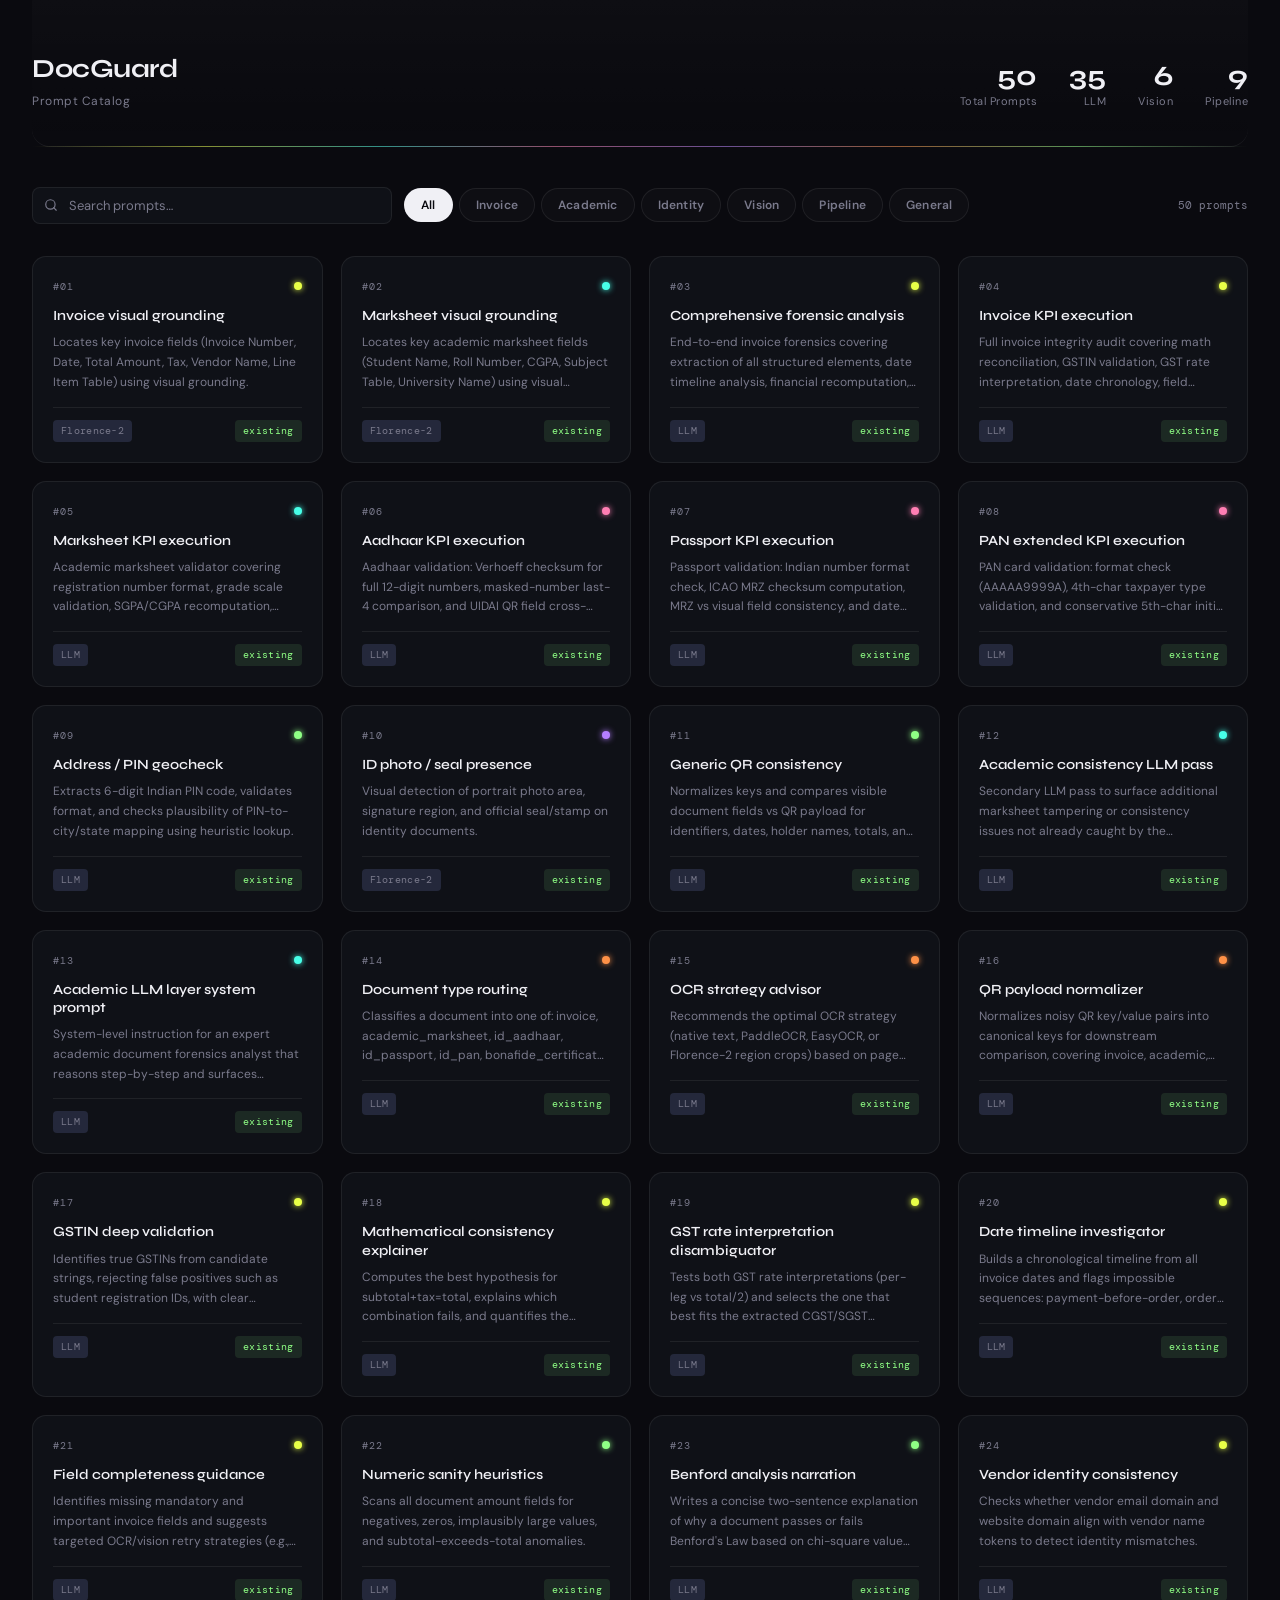
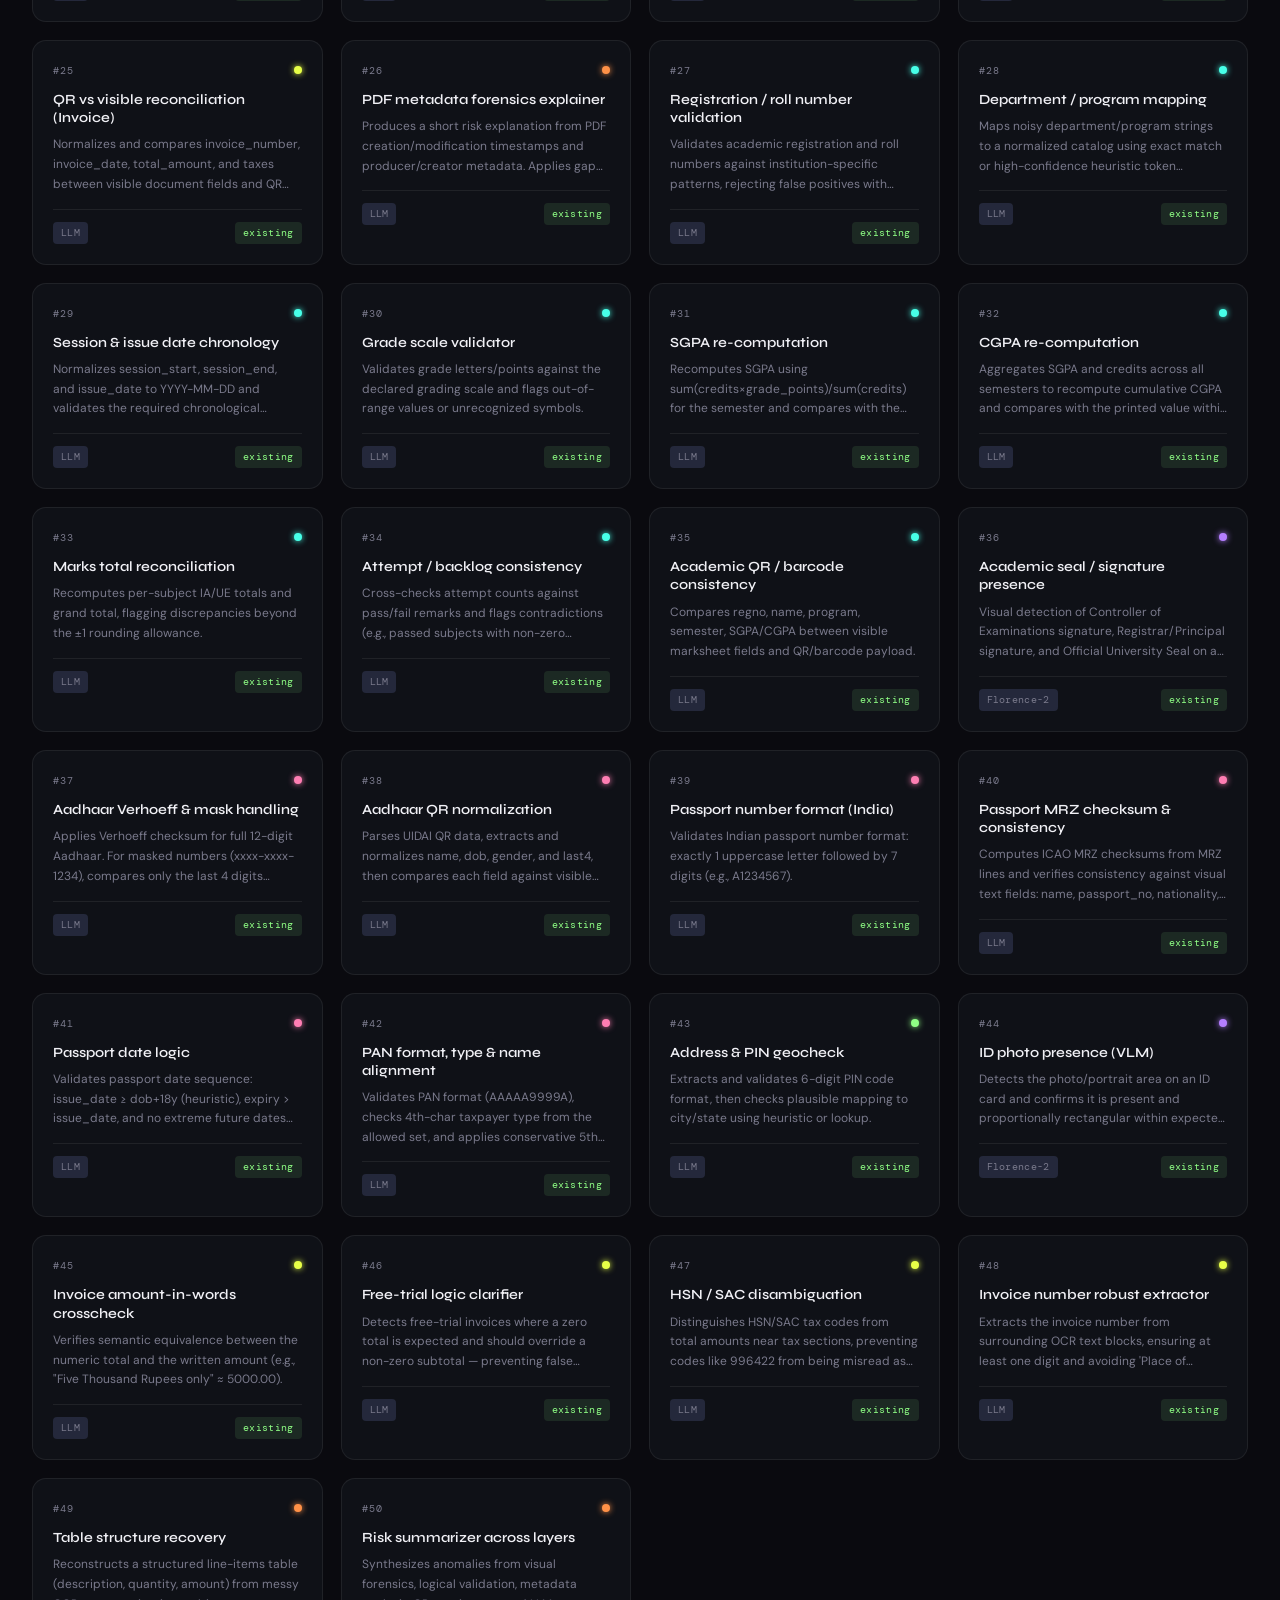
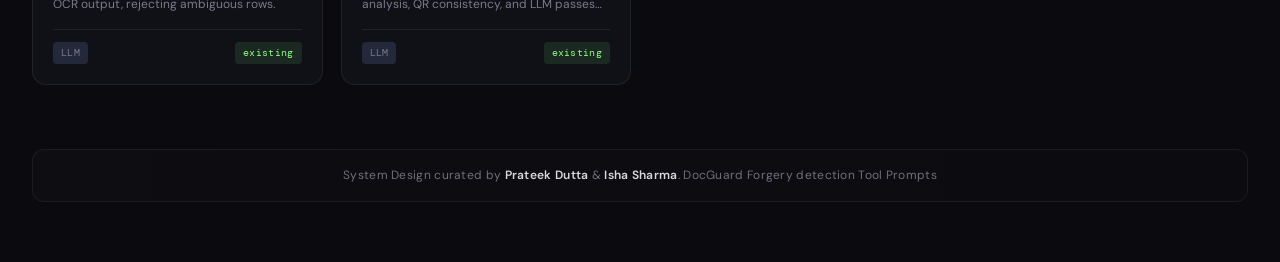
<file: index.html>
<!DOCTYPE html>
<html lang="en">
<head>
  <meta charset="UTF-8" />
  <meta name="viewport" content="width=device-width, initial-scale=1.0" />
  <meta http-equiv="refresh" content="0; url=prompt_kpi/prompt/docguard_prompt_catalog.html" />
  <title>DocGuard — Redirecting…</title>
  <style>
    body { font-family: system-ui, -apple-system, Segoe UI, Roboto, Helvetica, Arial, "Apple Color Emoji", "Segoe UI Emoji"; padding: 2rem; line-height: 1.6; }
    a { color: #0366d6; }
  </style>
  <script>
    (function () {
      var target = "prompt_kpi/prompt/docguard_prompt_catalog.html";
      // Hard redirect for SPA safety and GH Pages quirks
      window.location.replace(target);
    })();
  </script>
</head>
<body>
  <p>Redirecting to DocGuard Prompt Catalog… If you are not redirected automatically, <a href="prompt_kpi/prompt/docguard_prompt_catalog.html">click here</a>.</p>
</body>
</html>
</file>
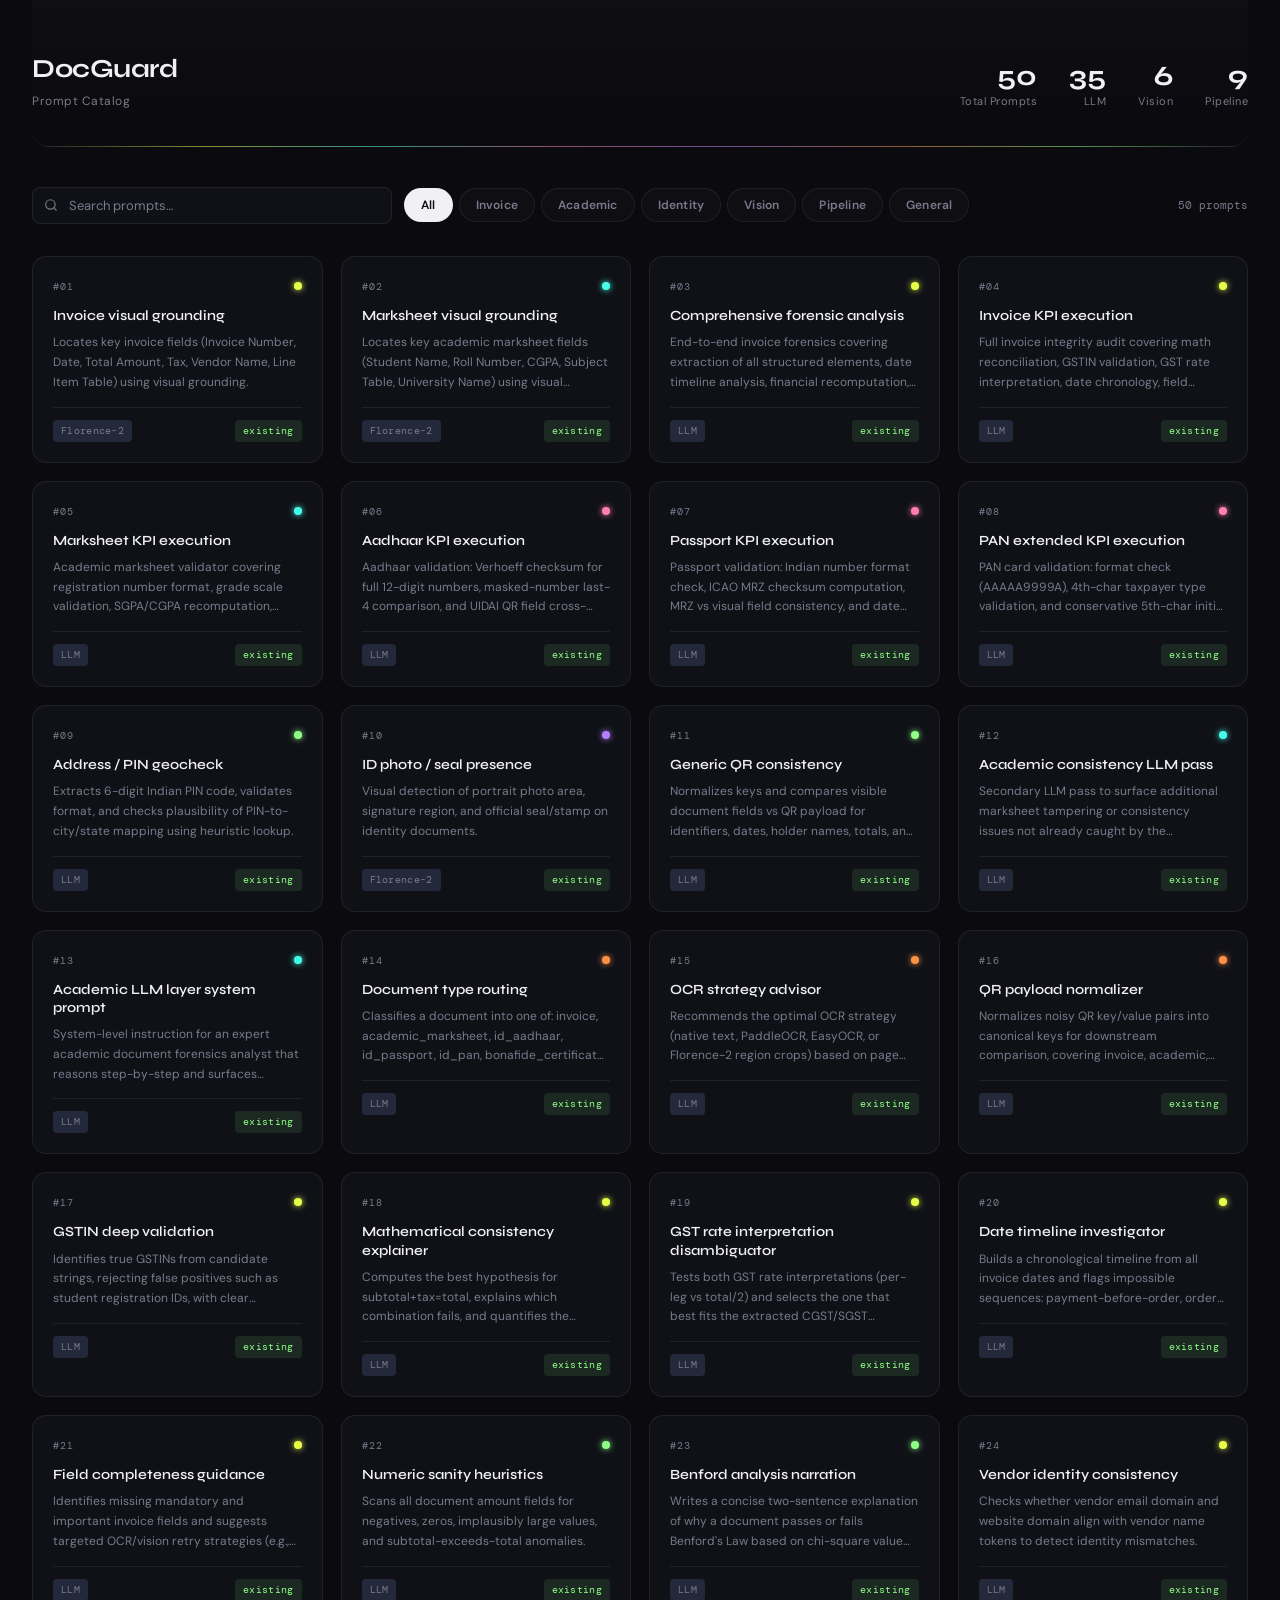
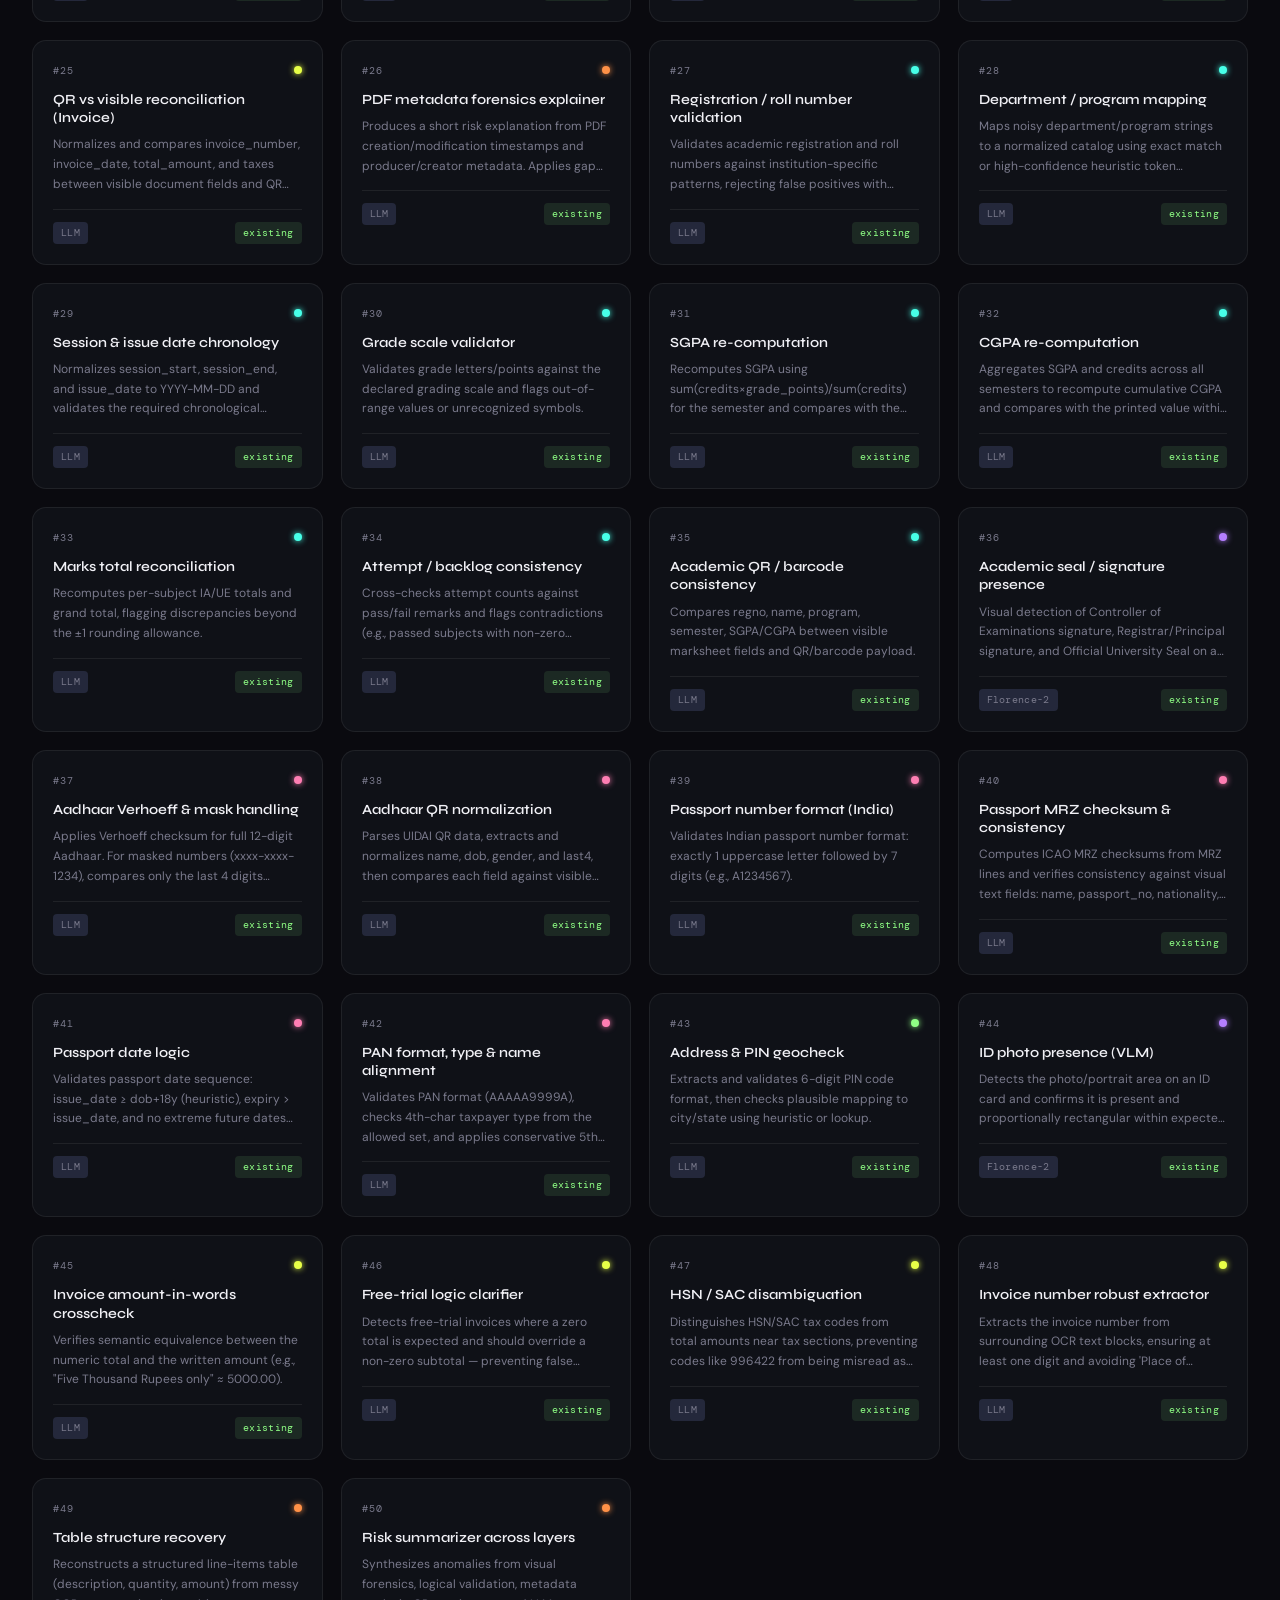
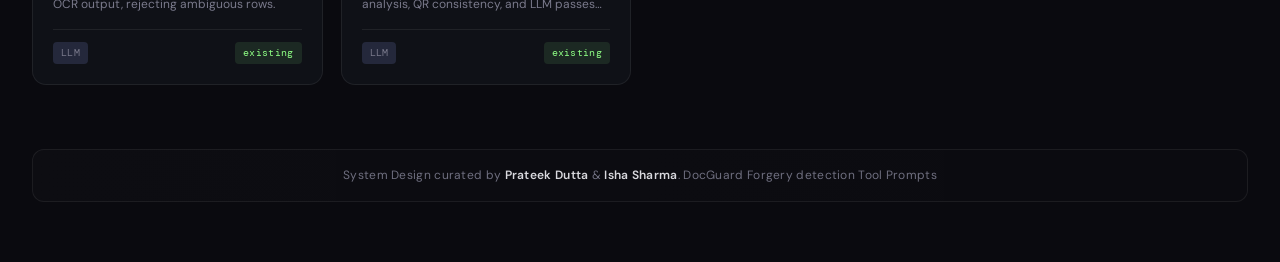
<file: prompt_kpi/prompt/docguard_prompt_catalog.html>
<!DOCTYPE html>
<html lang="en">
<head>
<meta charset="UTF-8" />
<meta name="viewport" content="width=device-width, initial-scale=1.0" />
<title>DocGuard — Prompt Catalog</title>
<link rel="preconnect" href="https://fonts.googleapis.com" />
<link rel="preconnect" href="https://fonts.gstatic.com" crossorigin />
<link href="https://fonts.googleapis.com/css2?family=Syne:wght@400;500;600;700;800&family=DM+Mono:ital,wght@0,300;0,400;0,500;1,300&family=DM+Sans:ital,opsz,wght@0,9..40,300;0,9..40,400;0,9..40,500;1,9..40,300&display=swap" rel="stylesheet" />
<link rel="stylesheet" href="docguard_prompt_catalog.css" />
</head>
<body>

<div class="wrap">
  <!-- HEADER -->
  <header>
    <div class="header-inner">
      <div class="logo-block">
        <!-- <div class="logo-mark">DG</div> -->
        <div>
          <div class="brand-name">DocGuard</div>
          <div class="brand-sub">Prompt Catalog</div>
        </div>
      </div>
      <div class="header-stats">
        <div class="hstat"><div class="hstat-num">50</div><div class="hstat-lbl">Total Prompts</div></div>
        <div class="hstat"><div class="hstat-num">35</div><div class="hstat-lbl">LLM</div></div>
        <div class="hstat"><div class="hstat-num">6</div><div class="hstat-lbl">Vision</div></div>
        <div class="hstat"><div class="hstat-num">9</div><div class="hstat-lbl">Pipeline</div></div>
      </div>
    </div>
  </header>

  <!-- CONTROLS -->
  <div class="controls">
    <div class="search-wrap">
      <svg width="14" height="14" viewBox="0 0 24 24" fill="none" stroke="currentColor" stroke-width="2" stroke-linecap="round" stroke-linejoin="round"><circle cx="11" cy="11" r="8"/><line x1="21" y1="21" x2="16.65" y2="16.65"/></svg>
      <input type="text" id="search" placeholder="Search prompts…" oninput="render()" />
    </div>
    <div class="filters" id="filters">
      <button class="filter-btn active" data-f="All"      onclick="setF('All')">All</button>
      <button class="filter-btn" data-f="Invoice"   onclick="setF('Invoice')">Invoice</button>
      <button class="filter-btn" data-f="Academic"  onclick="setF('Academic')">Academic</button>
      <button class="filter-btn" data-f="Identity"  onclick="setF('Identity')">Identity</button>
      <button class="filter-btn" data-f="Vision"    onclick="setF('Vision')">Vision</button>
      <button class="filter-btn" data-f="Pipeline"  onclick="setF('Pipeline')">Pipeline</button>
      <button class="filter-btn" data-f="General"   onclick="setF('General')">General</button>
    </div>
    <span class="result-count" id="rcount">50 prompts</span>
  </div>

  <!-- GRID -->
  <div class="grid" id="grid"></div>
</div>

<footer>
  <div class="footer-box">
    System Design curated by <strong>Prateek Dutta</strong> & <strong>Isha Sharma</strong>. DocGuard Forgery detection Tool Prompts
  </div>
  </footer>

<!-- MODAL -->
<div class="modal-bg" id="modalBg" onclick="closeBg(event)">
  <div class="modal" id="modal">
    <div class="modal-accent" id="mAccent"></div>
    <div class="modal-body">
      <div class="modal-top">
        <div>
          <div class="modal-num" id="mNum"></div>
          <div class="modal-title" id="mTitle"></div>
        </div>
        <button class="modal-close" onclick="closeModal()">✕</button>
      </div>
      <div class="modal-tags" id="mTags"></div>
      <div class="section-label">Overview</div>
      <div class="modal-desc" id="mDesc"></div>
      <div class="section-label">Returns</div>
      <div class="ret-box" id="mRet"></div>
      <div class="section-label">Prompt</div>
      <div class="prompt-box" id="mPrompt"></div>
      <button class="copy-btn" id="copyBtn" onclick="copyP()">
        <svg width="13" height="13" viewBox="0 0 24 24" fill="none" stroke="currentColor" stroke-width="2.5" stroke-linecap="round" stroke-linejoin="round"><rect x="9" y="9" width="13" height="13" rx="2" ry="2"/><path d="M5 15H4a2 2 0 0 1-2-2V4a2 2 0 0 1 2-2h9a2 2 0 0 1 2 2v1"/></svg>
        Copy prompt
      </button>
    </div>
  </div>
</div>

<script src="docguard_prompt_catalog.js"></script>
</body>
</html>
</file>
<file: prompt_kpi/prompt/docguard_prompt_catalog.css>
:root {
  --bg: #0a0a0f;
  --surface: #0f1117;
  --surface2: #141826;
  --border: rgba(255,255,255,0.07);
  --border-hover: rgba(255,255,255,0.15);
  --text: #f0f0f5;
  --muted: #7a7a8c;
  --faint: #24283b;

  --invoice: #e8ff47;
  --invoice-dim: rgba(232,255,71,0.1);
  --academic: #47ffe8;
  --academic-dim: rgba(71,255,232,0.1);
  --identity: #ff7eb3;
  --identity-dim: rgba(255,126,179,0.1);
  --vision: #b47eff;
  --vision-dim: rgba(180,126,255,0.1);
  --pipeline: #ff9147;
  --pipeline-dim: rgba(255,145,71,0.1);
  --general: #8fff85;
  --general-dim: rgba(143,255,133,0.1);

  --llm: rgba(255,255,255,0.08);
  --florence: rgba(255,255,255,0.05);
}

*, *::before, *::after { box-sizing: border-box; margin: 0; padding: 0; }

html { scroll-behavior: smooth; }

body {
  background: var(--bg);
  color: var(--text);
  font-family: 'DM Sans', sans-serif;
  font-size: 14px;
  line-height: 1.6;
  min-height: 100vh;
  overflow-x: hidden;
}

/* ── noise overlay ── */
body::before {
  content: none;
}

.wrap { position: relative; z-index: 1; max-width: 1280px; margin: 0 auto; padding: 0 2rem; }

/* ── HEADER ── */
header {
  padding: 3rem 0 2.2rem;
  border-bottom: 1px solid var(--border);
  margin-bottom: 2.5rem;
  position: relative;
  background: linear-gradient(180deg, rgba(255,255,255,0.02), transparent);
  border-radius: 0 0 18px 18px;
}
header::after {
  content: '';
  position: absolute;
  bottom: -1px; left: 0; right: 0;
  height: 1px;
  background: linear-gradient(90deg, transparent, var(--invoice), var(--academic), var(--identity), var(--vision), var(--pipeline), var(--general), transparent);
  opacity: 0.5;
}

.header-inner { display: flex; align-items: flex-end; justify-content: space-between; gap: 2rem; flex-wrap: wrap; }

.logo-block { display: flex; align-items: center; gap: 1rem; }
.logo-mark {
  width: 44px; height: 44px;
  background: var(--invoice);
  border-radius: 10px;
  display: flex; align-items: center; justify-content: center;
  font-family: 'Syne', sans-serif;
  font-weight: 800;
  font-size: 18px;
  color: #0a0a0f;
  letter-spacing: -1px;
  flex-shrink: 0;
}
.brand-name {
  font-family: 'Syne', sans-serif;
  font-size: 26px;
  font-weight: 700;
  color: var(--text);
  letter-spacing: -0.5px;
}
.brand-sub {
  font-size: 12px;
  color: var(--muted);
  letter-spacing: 0.5px;
  text-transform: none;
  font-family: 'DM Sans', sans-serif;
  margin-top: 2px;
}

.header-stats { display: flex; gap: 2rem; }
.hstat { text-align: right; }
.hstat-num {
  font-family: 'Syne', sans-serif;
  font-size: 28px;
  font-weight: 700;
  color: var(--text);
  line-height: 1;
}
.hstat-lbl { font-size: 11px; color: var(--muted); margin-top: 3px; letter-spacing: 0.5px; }

/* ── CONTROLS ── */
.controls { display: flex; gap: 12px; align-items: center; flex-wrap: wrap; margin-bottom: 2rem; }

.search-wrap {
  position: relative;
  flex: 1;
  min-width: 220px;
  max-width: 360px;
}
.search-wrap svg {
  position: absolute;
  left: 12px; top: 50%;
  transform: translateY(-50%);
  color: var(--muted);
  pointer-events: none;
}
#search {
  width: 100%;
  padding: 9px 14px 9px 36px;
  background: var(--surface);
  border: 1px solid var(--border);
  border-radius: 8px;
  color: var(--text);
  font-family: 'DM Sans', sans-serif;
  font-size: 13px;
  outline: none;
  transition: border-color 0.2s;
}
#search:focus { border-color: var(--border-hover); }
#search::placeholder { color: var(--muted); }

.filters { display: flex; gap: 6px; flex-wrap: wrap; }
.filter-btn {
  padding: 8px 16px;
  border-radius: 999px;
  border: 1px solid var(--border);
  background: rgba(255,255,255,0.02);
  color: var(--muted);
  font-family: 'DM Sans', sans-serif;
  font-weight: 600;
  font-size: 12px;
  cursor: pointer;
  transition: all 0.18s;
  letter-spacing: 0.2px;
  position: relative;
  overflow: hidden;
}
.filter-btn:hover { border-color: var(--border-hover); color: var(--text); }
.filter-btn.active { color: #0a0a0f; border-color: transparent; background: var(--text); }
.filter-btn[data-f="Invoice"].active  { background: var(--invoice); color:#0a0a0f; }
.filter-btn[data-f="Academic"].active { background: var(--academic); color:#0a0a0f; }
.filter-btn[data-f="Identity"].active { background: var(--identity); color:#0a0a0f; }
.filter-btn[data-f="Vision"].active   { background: var(--vision); color:#0a0a0f; }
.filter-btn[data-f="Pipeline"].active { background: var(--pipeline); color:#0a0a0f; }
.filter-btn[data-f="General"].active  { background: var(--general); color:#0a0a0f; }

.result-count {
  margin-left: auto;
  font-family: 'DM Mono', monospace;
  font-size: 11px;
  color: var(--muted);
  white-space: nowrap;
}
/* ── GRID ── */
.grid {
  display: grid;
  grid-template-columns: repeat(auto-fill, minmax(280px, 1fr));
  gap: 18px;
  margin-bottom: 4rem;
}

/* ── CARD ── */
.card {
  background: var(--surface);
  border: 1px solid var(--border);
  border-radius: 14px;
  padding: 20px;
  cursor: pointer;
  transition: transform 0.2s, border-color 0.2s, box-shadow 0.2s, background 0.2s;
  position: relative;
  overflow: hidden;
  animation: fadeUp 0.4s ease both;
  backdrop-filter: none;
}
.card:hover {
  transform: translateY(-3px);
  border-color: var(--border-hover);
  box-shadow: 0 18px 50px rgba(0,0,0,0.45);
  background: linear-gradient(180deg, rgba(255,255,255,0.02), transparent);
}
.card::before {
  content: '';
  position: absolute;
  top: 0; left: 0; right: 0;
  height: 2px;
  border-radius: 14px 14px 0 0;
  opacity: 0;
  transition: opacity 0.2s;
}
.card:hover::before { opacity: 1; }
.card[data-cat="Invoice"]::before   { background: var(--invoice); }
.card[data-cat="Academic"]::before  { background: var(--academic); }
.card[data-cat="Identity"]::before  { background: var(--identity); }
.card[data-cat="Vision"]::before    { background: var(--vision); }
.card[data-cat="Pipeline"]::before  { background: var(--pipeline); }
.card[data-cat="General"]::before   { background: var(--general); }

.card-header { display: flex; justify-content: space-between; align-items: flex-start; margin-bottom: 12px; }

.card-id {
  font-family: 'DM Mono', monospace;
  font-size: 10px;
  color: var(--muted);
  letter-spacing: 1px;
  margin-top: 2px;
}

.cat-dot {
  width: 8px; height: 8px;
  border-radius: 50%;
  flex-shrink: 0;
  margin-top: 5px;
}
.cat-dot[data-cat="Invoice"]  { background: var(--invoice); box-shadow: 0 0 6px var(--invoice); }
.cat-dot[data-cat="Academic"] { background: var(--academic); box-shadow: 0 0 6px var(--academic); }
.cat-dot[data-cat="Identity"] { background: var(--identity); box-shadow: 0 0 6px var(--identity); }
.cat-dot[data-cat="Vision"]   { background: var(--vision); box-shadow: 0 0 6px var(--vision); }
.cat-dot[data-cat="Pipeline"] { background: var(--pipeline); box-shadow: 0 0 6px var(--pipeline); }
.cat-dot[data-cat="General"]  { background: var(--general); box-shadow: 0 0 6px var(--general); }

.card-title {
  font-family: 'Syne', sans-serif;
  font-size: 14px;
  font-weight: 600;
  color: var(--text);
  margin-bottom: 8px;
  line-height: 1.3;
}
.card-desc {
  font-size: 12px;
  color: var(--muted);
  line-height: 1.65;
  display: -webkit-box;
  -webkit-line-clamp: 3;
  line-clamp: 3;
  -webkit-box-orient: vertical;
  overflow: hidden;
  margin-bottom: 14px;
}
.card-footer {
  display: flex;
  justify-content: space-between;
  align-items: center;
  border-top: 1px solid var(--border);
  padding-top: 12px;
  gap: 8px;
}
.engine-tag {
  font-family: 'DM Mono', monospace;
  font-size: 10px;
  padding: 3px 8px;
  border-radius: 4px;
  background: var(--faint);
  color: var(--muted);
  letter-spacing: 0.3px;
}
.status-tag {
  font-size: 10px;
  font-family: 'DM Mono', monospace;
  padding: 3px 8px;
  border-radius: 4px;
  letter-spacing: 0.3px;
}
.status-existing { background: rgba(143,255,133,0.1); color: #8fff85; }
.status-planned  { background: rgba(232,255,71,0.12); color: var(--invoice); display: none; }
.status-optional { background: rgba(180,126,255,0.1); color: var(--vision); display: none; }

/* ── MODAL ── */
.modal-bg {
  display: none;
  position: fixed;
  inset: 0;
  background: rgba(0,0,0,0.75);
  z-index: 100;
  align-items: center;
  justify-content: center;
  backdrop-filter: blur(6px);
  padding: 1.5rem;
}
.modal-bg.open { display: flex; }

.modal {
  background: var(--surface);
  border: 1px solid var(--border-hover);
  border-radius: 18px;
  width: 100%;
  max-width: 660px;
  max-height: 88vh;
  overflow-y: auto;
  position: relative;
  animation: modalIn 0.25s ease;
}
.modal::-webkit-scrollbar { width: 4px; }
.modal::-webkit-scrollbar-track { background: transparent; }
.modal::-webkit-scrollbar-thumb { background: var(--faint); border-radius: 2px; }

.modal-accent {
  height: 3px;
  border-radius: 18px 18px 0 0;
}
.modal-body { padding: 24px 28px 28px; }

.modal-top { display: flex; justify-content: space-between; align-items: flex-start; margin-bottom: 16px; }
.modal-num {
  font-family: 'DM Mono', monospace;
  font-size: 11px;
  color: var(--muted);
  letter-spacing: 1px;
  margin-bottom: 4px;
}
.modal-title {
  font-family: 'Syne', sans-serif;
  font-size: 20px;
  font-weight: 700;
  color: var(--text);
  line-height: 1.25;
  max-width: 480px;
}
.modal-close {
  background: var(--faint);
  border: none;
  color: var(--muted);
  width: 32px; height: 32px;
  border-radius: 8px;
  cursor: pointer;
  font-size: 16px;
  display: flex; align-items: center; justify-content: center;
  flex-shrink: 0;
  transition: background 0.15s, color 0.15s;
  margin-left: 12px;
}
.modal-close:hover { background: var(--border-hover); color: var(--text); }

.modal-tags { display: flex; gap: 6px; flex-wrap: wrap; margin-bottom: 20px; }
.m-tag {
  font-family: 'DM Mono', monospace;
  font-size: 10px;
  padding: 4px 10px;
  border-radius: 6px;
  letter-spacing: 0.4px;
}
.m-tag-cat {
  color: #0a0a0f;
  font-weight: 500;
}
.m-tag[data-t="Invoice"]  { background: var(--invoice); color: #0a0a0f; }
.m-tag[data-t="Academic"] { background: var(--academic); color: #0a0a0f; }
.m-tag[data-t="Identity"] { background: var(--identity); color: #0a0a0f; }
.m-tag[data-t="Vision"]   { background: var(--vision); color: #0a0a0f; }
.m-tag[data-t="Pipeline"] { background: var(--pipeline); color: #0a0a0f; }
.m-tag[data-t="General"]  { background: var(--general); color: #0a0a0f; }
.m-tag-engine { background: var(--faint); color: var(--muted); }
.m-tag-status-existing { background: rgba(143,255,133,0.12); color: #8fff85; }
.m-tag-status-planned  { background: rgba(232,255,71,0.12); color: var(--invoice); }
.m-tag-status-optional { background: rgba(180,126,255,0.12); color: var(--vision); }

.section-label {
  font-family: 'DM Mono', monospace;
  font-size: 10px;
  color: var(--muted);
  letter-spacing: 1.5px;
  text-transform: uppercase;
  margin-bottom: 8px;
}
.modal-desc {
  font-size: 13px;
  color: var(--muted);
  line-height: 1.7;
  margin-bottom: 20px;
}

.prompt-box {
  background: linear-gradient(180deg, rgba(255,255,255,0.035), rgba(255,255,255,0.01));
  border: 1px solid var(--border-hover);
  border-radius: 12px;
  padding: 18px 20px;
  font-family: 'DM Mono', monospace;
  font-size: 12px;
  color: #c8c8e0;
  line-height: 1.8;
  white-space: pre-wrap;
  word-break: break-word;
  margin-bottom: 16px;
  position: relative;
  box-shadow: inset 0 0 0 1px rgba(255,255,255,0.02);
}

.ret-box {
  background: var(--surface2);
  border: 1px solid var(--border);
  border-radius: 8px;
  padding: 10px 14px;
  font-family: 'DM Mono', monospace;
  font-size: 11px;
  color: var(--muted);
  margin-bottom: 18px;
}
.ret-box span { color: var(--text); }

.copy-btn {
  padding: 9px 20px;
  background: var(--text);
  border: none;
  border-radius: 8px;
  color: #0a0a0f;
  font-family: 'Syne', sans-serif;
  font-weight: 600;
  font-size: 13px;
  cursor: pointer;
  transition: opacity 0.15s, transform 0.1s;
  display: inline-flex; align-items: center; gap: 6px;
}
.copy-btn:hover { opacity: 0.88; }
.copy-btn:active { transform: scale(0.97); }
.copy-btn.ok { background: var(--general); }

.modal-actions { display: flex; gap: 10px; align-items: center; justify-content: flex-start; margin-top: 8px; }
.pdf-btn {
  padding: 9px 14px;
  background: var(--pipeline);
  color: #0a0a0f;
  border: none;
  border-radius: 8px;
  font-family: 'Syne', sans-serif;
  font-size: 12px;
  font-weight: 700;
  cursor: pointer;
  transition: transform 0.1s, opacity 0.15s;
}
.pdf-btn:hover { opacity: 0.9; }
.pdf-btn:active { transform: scale(0.98); }

/* ── FOOTER ── */
footer {
  margin: 40px auto 60px;
  max-width: 1280px;
  padding: 0 2rem;
  opacity: 0.9;
}
.footer-box {
  background: linear-gradient(90deg, rgba(255,255,255,0.02), rgba(255,255,255,0.01));
  border: 1px solid var(--border);
  border-radius: 12px;
  padding: 16px 18px;
  text-align: center;
  color: var(--muted);
  font-size: 12px;
  letter-spacing: 0.3px;
}
.footer-box strong { color: var(--text); font-weight: 600; }

/* ── EMPTY ── */
.empty {
  grid-column: 1/-1;
  text-align: center;
  padding: 5rem 0;
  color: var(--muted);
}
.empty-icon { font-size: 2.5rem; margin-bottom: 1rem; opacity: 0.3; }
.empty-msg { font-family: 'Syne', sans-serif; font-size: 18px; font-weight: 600; }
.empty-sub { font-size: 12px; margin-top: 6px; opacity: 0.6; }

/* ── ANIMATIONS ── */
@keyframes fadeUp {
  from { opacity: 0; transform: translateY(16px); }
  to   { opacity: 1; transform: translateY(0); }
}
@keyframes modalIn {
  from { opacity: 0; transform: scale(0.97) translateY(10px); }
  to   { opacity: 1; transform: scale(1) translateY(0); }
}
</file>
